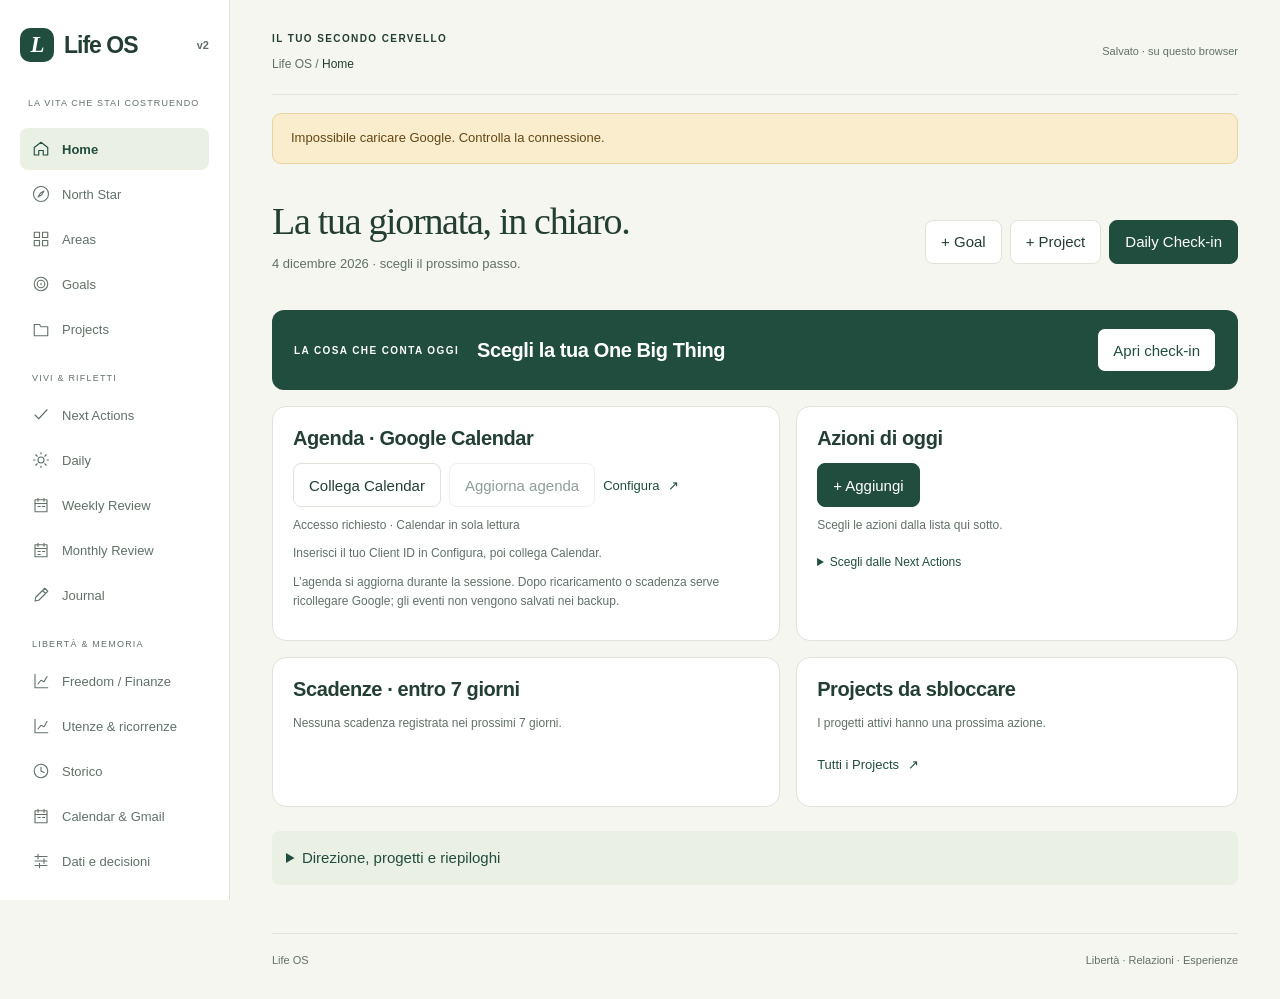
<file: index.html>
<!doctype html><html lang="it"><head><meta charset="utf-8"><meta name="viewport" content="width=device-width,initial-scale=1"><meta name="theme-color" content="#214d3f"><title>Life OS · Direzione, spazio, libertà</title><link rel="stylesheet" href="styles.css?v=home1"><script type="module" src="app.js?v=home1"></script></head><body><a class="skip" href="#content">Vai al contenuto</a><aside class="sidebar"><a class="brand" href="#home"><span class="logo">L</span> Life OS <span class="version">v2</span></a><p class="nav-caption">LA VITA CHE STAI COSTRUENDO</p><nav id="navigation" aria-label="Sezioni Life OS"></nav><div class="sidebar-bottom"><span class="dot"></span>Locale, personale, tuo.<p>Il tracker raccoglie.<br>Le review danno direzione.</p></div></aside><main><header><div><span class="eyebrow">IL TUO SECONDO CERVELLO</span><p class="breadcrumb">Life OS / <span id="page-name">Home</span></p></div><span id="save-status" role="status">Pronto · solo su questo browser</span></header><div id="notice" class="notice" hidden role="alert"></div><div id="content" tabindex="-1"></div><footer>Life OS <span>Libertà · Relazioni · Esperienze</span></footer></main><dialog id="editor"><form id="editor-form"><div class="dialog-head"><div><span class="eyebrow" id="editor-kind"></span><h2 id="editor-title"></h2></div><button type="button" id="close-editor" aria-label="Chiudi">×</button></div><div id="editor-fields"></div><p id="form-error" role="alert"></p><div class="dialog-actions"><button type="button" id="cancel-editor">Annulla</button><button type="submit" class="primary">Salva</button></div></form></dialog><input id="backup-file" type="file" accept=".json,application/json" hidden></body></html>
</file>
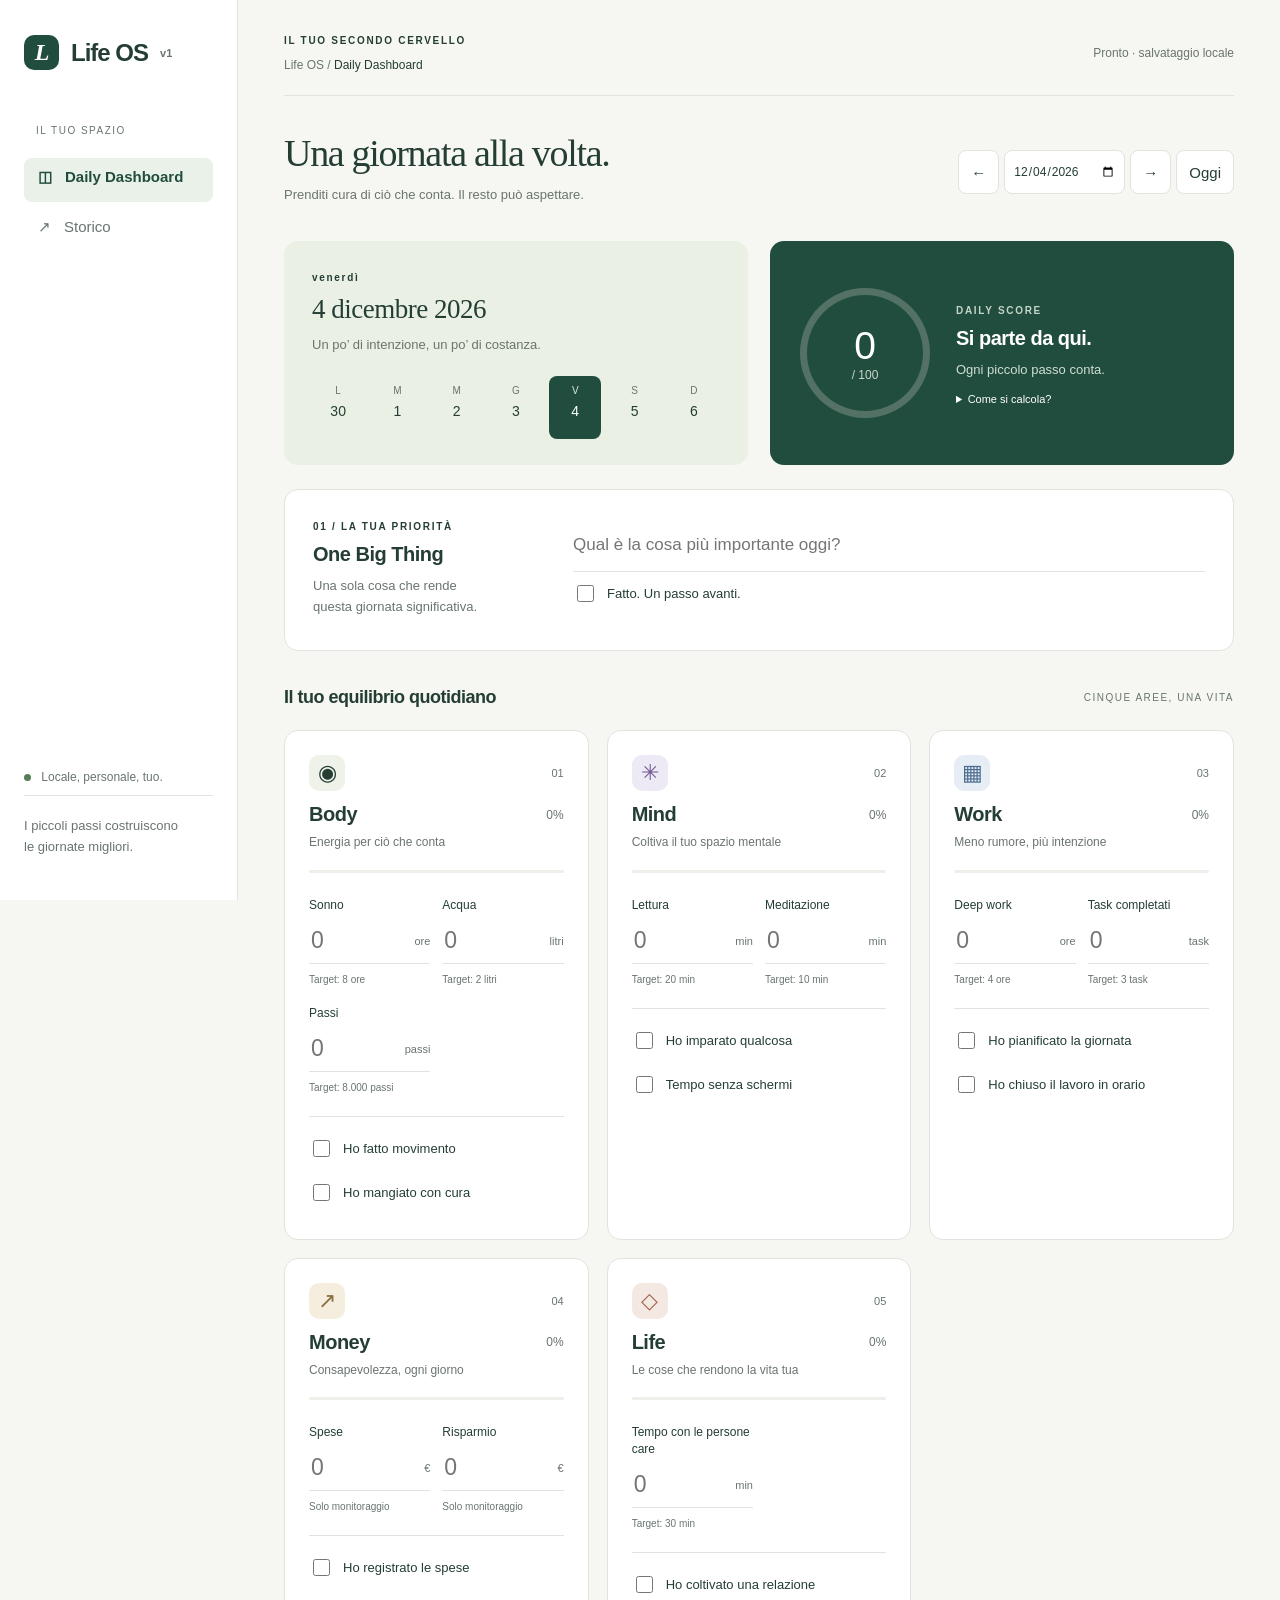
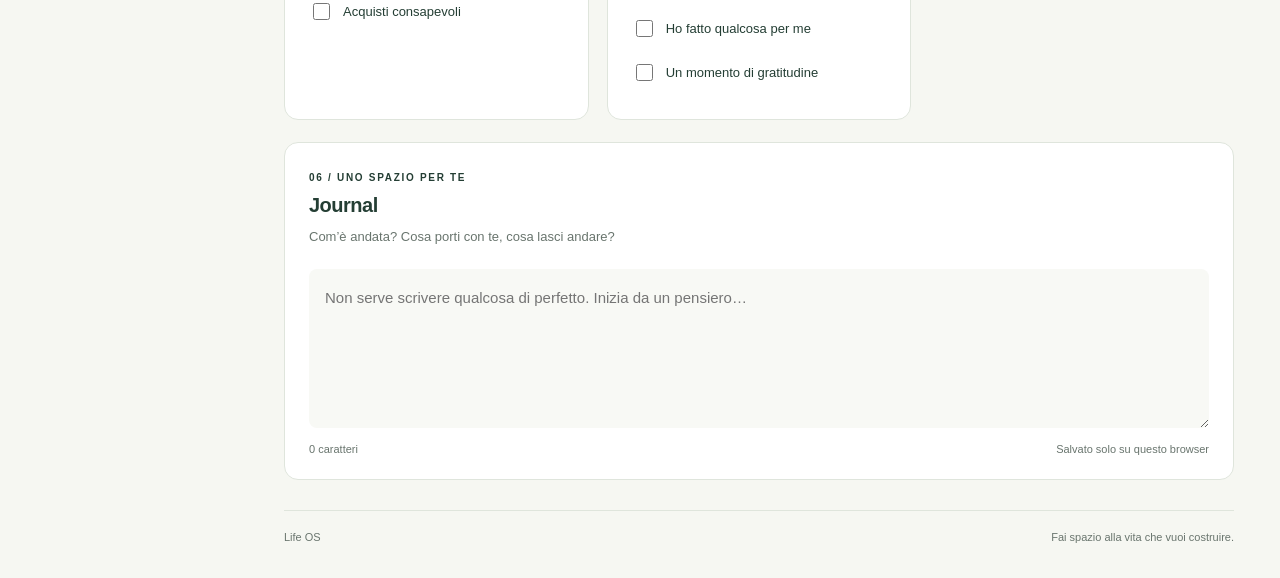
<file: legacy-index.html>
<!doctype html>
<html lang="it"><head><meta charset="UTF-8"><meta name="viewport" content="width=device-width, initial-scale=1"><meta name="theme-color" content="#214d3f"><title>Life OS — Il tuo spazio quotidiano</title><link rel="stylesheet" href="legacy-styles.css"><script src="legacy-app.js" type="module"></script></head>
<body><a class="skip" href="#main">Vai alla dashboard</a><aside class="sidebar"><a class="brand" href="./"><span class="logo">L</span>Life OS<span class="version">v1</span></a><div class="nav-caption">IL TUO SPAZIO</div><nav><button id="daily-nav" class="nav active">◫ <span>Daily Dashboard</span></button><button id="history-nav" class="nav">↗ <span>Storico</span></button></nav><div class="sidebar-bottom"><span class="dot"></span> Locale, personale, tuo.<p>I piccoli passi costruiscono<br>le giornate migliori.</p></div></aside>
<main id="main"><header><div><span class="eyebrow">IL TUO SECONDO CERVELLO</span><p class="breadcrumb">Life OS / <span id="page-name">Daily Dashboard</span></p></div><span id="save-status" role="status">Pronto · salvataggio locale</span></header>
<section id="daily-view"><div class="heading"><div><h1>Una giornata alla volta.</h1><p>Prenditi cura di ciò che conta. Il resto può aspettare.</p></div><div class="date-nav"><button id="previous" aria-label="Giorno precedente">←</button><input id="date" type="date" aria-label="Data della dashboard"><button id="next" aria-label="Giorno successivo">→</button><button id="today">Oggi</button></div></div><div class="overview"><div class="day-intro"><span class="eyebrow" id="weekday"></span><h2 id="date-title"></h2><p>Un po’ di intenzione, un po’ di costanza.</p><div id="week-strip" class="week-strip" aria-label="Navigazione settimana"></div></div><div class="score-card"><div class="score-ring" id="score-ring"><strong id="score">0</strong><span>/ 100</span></div><div><span class="eyebrow">DAILY SCORE</span><h2 id="score-message">Si parte da qui.</h2><p>Ogni piccolo passo conta.</p><details><summary>Come si calcola?</summary><p>Media delle 5 aree, ciascuna vale 20 punti. Le metriche crescono fino al target; ogni abitudine spuntata vale il 100%. One Big Thing e Journal non influenzano lo score.</p></details></div></div></div>
<section class="focus-card"><div class="focus-label"><span class="eyebrow">01 / LA TUA PRIORITÀ</span><h2>One Big Thing</h2><p>Una sola cosa che rende<br>questa giornata significativa.</p></div><div class="focus-content"><label for="big-thing" class="sr-only">La priorità del giorno</label><input id="big-thing" placeholder="Qual è la cosa più importante oggi?" maxlength="300"><label class="check"><input id="big-done" type="checkbox"> <span>Fatto. Un passo avanti.</span></label></div></section>
<div class="section-title"><h2>Il tuo equilibrio quotidiano</h2><span>CINQUE AREE, UNA VITA</span></div><div id="areas" class="areas"></div><section class="journal card"><div><span class="eyebrow">06 / UNO SPAZIO PER TE</span><h2>Journal</h2><p>Com’è andata? Cosa porti con te, cosa lasci andare?</p></div><label for="journal" class="sr-only">Diario del giorno</label><textarea id="journal" rows="5" placeholder="Non serve scrivere qualcosa di perfetto. Inizia da un pensiero…"></textarea><div class="journal-footer"><span id="journal-count">0 caratteri</span><span>Salvato solo su questo browser</span></div></section></section>
<section id="history-view" hidden><div class="heading"><div><h1>Il percorso, giorno per giorno.</h1><p>Ritrova le tue giornate e osserva i tuoi progressi.</p></div><button id="export">Esporta backup JSON</button></div><div class="card"><div class="history-summary" id="history-summary"></div><div id="history-list"></div></div></section><footer>Life OS <span>Fai spazio alla vita che vuoi costruire.</span></footer></main></body></html>
</file>
<file: styles.css>
:root{--ink:#233e33;--muted:#627168;--green:#214d3f;--paper:#f5f6f0;--line:#dee4d9;--soft:#eaf0e3;--accent:#c0d29e;--white:#fff;font-family:Inter,-apple-system,BlinkMacSystemFont,'Segoe UI',sans-serif;color:var(--ink);background:var(--paper);font-size:15px}*{box-sizing:border-box}body{margin:0}button,input,textarea,select{font:inherit;color:var(--ink)}button{cursor:pointer;background:var(--white);border:1px solid var(--line);border-radius:8px;min-height:44px;padding:10px 15px;transition:background .15s}button:hover{background:var(--soft)}button:focus-visible,a:focus-visible,input:focus-visible,select:focus-visible,textarea:focus-visible,summary:focus-visible{outline:2px solid var(--green);outline-offset:3px}a{color:inherit;text-decoration:none}.primary{background:var(--green);color:white;border-color:var(--green)}.primary:hover{background:#32634f}.text-button{border:0;background:transparent;padding:8px 0;text-align:left;font-size:13px;color:var(--green)}.text-button span{margin-left:5px}button:disabled{opacity:.5;cursor:default}[hidden]{display:none!important}.sidebar{width:230px;height:100vh;position:fixed;background:var(--white);border-right:1px solid var(--line);padding:28px 20px;display:flex;flex-direction:column;overflow-y:auto}.brand{display:flex;gap:10px;align-items:center;font-size:23px;font-weight:650;letter-spacing:-1px}.logo{background:var(--green);color:white;width:34px;height:34px;display:grid;place-items:center;border-radius:10px;font-family:Georgia;font-style:italic}.version{font-size:11px;color:var(--muted);letter-spacing:0;margin-left:auto}.nav-caption{font-size:9px;letter-spacing:1.1px;color:var(--muted);margin:34px 8px 14px}.nav{display:flex;align-items:center;gap:12px;border-radius:8px;min-height:42px;padding:10px 12px;margin:3px 0;color:var(--muted);font-size:13px}.nav svg{width:18px;height:18px;flex-shrink:0}.nav:hover{background:#f4f6ef}.nav.active{background:var(--soft);color:var(--green);font-weight:600}.nav-divider{font-size:9px;letter-spacing:1.2px;padding:20px 12px 8px;color:var(--muted)}.sidebar-bottom{margin-top:auto;padding-top:25px;font-size:11px;color:var(--muted);line-height:1.8}.sidebar-bottom p{font-size:11px;border-top:1px solid var(--line);padding-top:14px}.dot{display:inline-block;width:7px;height:7px;background:#658150;border-radius:50%;margin-right:7px}main{margin-left:230px;max-width:1740px;padding:28px 42px}header{display:flex;justify-content:space-between;align-items:center;padding-bottom:20px;border-bottom:1px solid var(--line);gap:22px}.eyebrow{font-size:10px;letter-spacing:1.4px;font-weight:650}.breadcrumb{font-size:12px;color:var(--muted);margin:9px 0 0}.breadcrumb span{color:var(--ink)}#save-status{font-size:11px;color:var(--muted);text-align:right;max-width:390px}.heading{display:flex;justify-content:space-between;align-items:center;gap:24px;margin:35px 0 26px}.heading>div:first-child{min-width:0}.toolbar{display:flex;align-items:center;gap:8px;flex-wrap:wrap}h1{font-family:Georgia,serif;font-weight:400;font-size:38px;letter-spacing:-1.3px;margin:0 0 10px;text-wrap:balance}p{color:var(--muted);line-height:1.7;margin:9px 0;font-size:13px}h2{font-size:20px;font-weight:550;letter-spacing:-.4px;margin:0 0 13px}h3{font-size:14px;font-weight:600;margin-top:24px}.hint{font-size:12px;color:var(--muted);line-height:1.6}.notice{background:#f9edce;color:#644713;border:1px solid #e9d4a0;border-radius:9px;padding:14px 18px;font-size:13px;line-height:1.6;margin-top:18px}.card{background:var(--white);border:1px solid var(--line);border-radius:14px;padding:25px;margin-bottom:20px;min-width:0}.vision-banner{border-radius:14px;background:var(--green);padding:28px 32px;color:white;display:flex;justify-content:space-between;align-items:center;gap:32px;margin-bottom:24px}.vision-banner h2{font-family:Georgia,serif;font-size:27px;font-weight:400;line-height:1.4;max-width:900px;margin:12px 0;letter-spacing:-.5px}.vision-banner p,.vision-banner .eyebrow{color:#dce6d4}.vision-banner>.text-button{color:#e3eddb;white-space:nowrap}.home-kpis{display:grid;grid-template-columns:repeat(4,minmax(0,1fr));gap:16px;margin-bottom:25px}.kpi{padding:20px 22px;border:1px solid var(--line);border-radius:11px;background:white;display:flex;flex-direction:column;gap:9px;min-width:0}.kpi .eyebrow{font-size:9px;color:var(--muted)}.kpi strong{font-size:29px;font-weight:500;letter-spacing:-1px}.kpi small{font-size:11px;color:var(--muted);line-height:1.5}.home-grid,.entity-grid,.review-grid{display:grid;grid-template-columns:repeat(2,minmax(0,1fr));gap:20px}.home-grid>.card,.entity-grid>.card,.review-grid>.card{margin:0}.home-grid{margin-bottom:20px}.compact-entity{width:100%;border:0;border-radius:0;border-bottom:1px solid var(--line);background:transparent;display:flex;align-items:center;justify-content:space-between;gap:16px;text-align:left;padding:16px 0}.compact-entity strong{font-weight:550;font-size:14px}.compact-entity small{display:block;color:var(--muted);font-size:11px;margin-top:7px;line-height:1.5}.compact-entity>span{font-size:13px;white-space:nowrap}.priorities{padding-left:25px}.priorities li{padding:8px 0 8px 8px}.priorities li::marker{color:#7b8a6d;font-size:16px}.priorities .field{margin:0}.priorities .field>span{position:absolute;width:1px;height:1px;overflow:hidden;clip:rect(0,0,0,0)}.today-grid{display:grid;grid-template-columns:repeat(4,minmax(0,1fr));gap:8px}.today-grid .kpi{border:0;background:var(--paper);padding:12px}.today-grid .kpi strong{font-size:18px}.today-focus{border-top:1px solid var(--line);margin-top:20px;padding-top:20px}.review-links{display:flex;flex-direction:column;align-items:flex-start;gap:9px;margin-top:20px}.form-grid{display:grid;grid-template-columns:repeat(2,minmax(0,1fr));gap:16px}.field{display:flex;flex-direction:column;gap:8px;min-width:0;margin:12px 0}.form-grid>.field{margin:0}.field>span{font-size:12px;line-height:1.5;font-weight:500}.field input,.field textarea,.field select{width:100%;min-height:44px;padding:10px 12px;background:#fafbf7;border:1px solid var(--line);border-radius:7px;min-width:0;line-height:1.5}.field textarea{resize:vertical}.field-error{color:#9d351d;font-size:11px;min-height:0}.field input:invalid:not(:placeholder-shown){border-color:#b76c54}.wide{grid-column:1/-1}.check{display:flex;align-items:center;gap:11px;min-height:44px;font-size:13px;cursor:pointer;margin:8px 0}.check input{width:18px;height:18px;accent-color:var(--green);flex-shrink:0}.check small{display:block;color:var(--muted);font-size:11px;font-weight:400;margin-top:5px;line-height:1.6}.check strong{font-weight:500}.check:has(input:checked)>span{color:var(--muted)}.area-grid{display:grid;grid-template-columns:repeat(4,minmax(0,1fr));gap:18px}.area-grid .card{margin:0}.area-score{font-size:32px;font-weight:450;margin:22px 0}.area-score span{font-size:11px;color:var(--muted);margin-left:9px}.area-links{display:flex;gap:15px;border-top:1px solid var(--line);margin-top:20px;padding:12px 0}.area-grid p{min-height:45px}.filter-bar{display:flex;justify-content:space-between;gap:20px;margin-bottom:22px}.filter-bar label{display:flex;gap:10px;align-items:center;font-size:12px}.filter-bar input,.filter-bar select{min-height:44px;border:1px solid var(--line);border-radius:8px;background:white;padding:9px 12px;min-width:0}.entity-top{display:flex;justify-content:space-between;align-items:center;gap:15px;margin-bottom:20px}.pill{font-size:10px;letter-spacing:.5px;padding:7px 10px;border-radius:6px;background:#f0f1eb;color:var(--muted);display:inline-block;line-height:1.4}.pill.green{background:var(--soft);color:var(--green)}.entity-progress{display:flex;justify-content:space-between;font-size:12px;margin:24px 0 8px;color:var(--muted)}.entity-progress strong{font-weight:500;color:var(--ink)}progress{width:100%;height:6px;appearance:none;border:0;display:block;border-radius:4px;overflow:hidden;background:#edf0e8}progress::-webkit-progress-bar{background:#edf0e8}progress::-webkit-progress-value{background:#809772}progress::-moz-progress-bar{background:#809772}.deadline{font-size:11px;margin-top:12px}.next-action{background:#f5f7f0;border-radius:8px;padding:16px;margin:20px 0}.next-action .eyebrow{font-size:9px}.next-action p{color:var(--ink);margin:10px 0 0}.entity-buttons{display:flex;align-items:center;gap:10px;margin-top:20px;flex-wrap:wrap}.entity-buttons .text-button{margin-left:auto}details{font-size:12px;line-height:1.7}summary{cursor:pointer;min-height:32px;padding:8px 0;color:var(--green)}dl{font-size:13px;line-height:1.7}dt{font-weight:600;margin-top:18px}dd{margin:7px 0;color:var(--muted);white-space:pre-wrap;overflow-wrap:anywhere}.review-text{font:12px/1.7 inherit;white-space:pre-wrap;overflow-wrap:anywhere;background:#f7f8f3;padding:12px}.revisions{border-top:1px solid var(--line);margin-top:20px}.readable{white-space:normal;overflow-wrap:anywhere;line-height:1.9;color:var(--muted);font-size:13px}.principles{padding-left:20px;font-size:13px;color:var(--muted);line-height:2.5}.empty{border:1px dashed var(--line);padding:24px;border-radius:8px;color:var(--muted);font-size:13px;line-height:1.7}.action-row{display:flex;align-items:center;justify-content:space-between;gap:18px;padding:13px 0;border-bottom:1px solid var(--line)}.action-row>div{display:flex;gap:15px;flex-shrink:0}.date-nav{display:flex;gap:5px;align-items:center;flex-wrap:wrap}.date-nav button{padding:9px 12px}.date-nav input{border:1px solid var(--line);background:white;min-height:44px;padding:8px;border-radius:8px;color:var(--ink);font-size:12px;max-width:180px}.day-top{background:var(--soft);border-radius:14px;padding:25px 30px;display:grid;grid-template-columns:1fr 1fr;gap:60px;margin-bottom:24px}.day-top h2{font-family:Georgia,serif;font-size:25px;font-weight:400;margin-top:12px}.week-strip{display:flex;gap:5px;margin-top:18px}.week-strip button{border:0;background:transparent;flex:1;padding:8px 4px;display:grid;justify-items:center;gap:6px}.week-strip span{font-size:10px;color:var(--muted)}.week-strip strong{font-size:14px;font-weight:500}.week-strip .selected{background:var(--green);color:white}.week-strip .selected span{color:#e2eadb}.daily-score{display:flex;flex-direction:column;justify-content:center;border-left:1px solid #ced9c4;padding-left:40px}.daily-score strong{font-size:42px;font-weight:450;margin:15px 0 4px}.daily-score p{font-size:12px}.focus-card{display:grid;grid-template-columns:220px 1fr;gap:30px;align-items:start}.focus-card h2{margin-top:12px}.daily-grid{display:grid;grid-template-columns:repeat(3,minmax(0,1fr));gap:18px;margin-bottom:20px}.daily-grid .card{margin:0}.daily-grid .field>span{font-size:12px}.daily-grid input[type=number]{font-size:22px;background:transparent}.stats-head{display:flex;justify-content:space-between;align-items:center;gap:20px}.stats-head h2{margin:0}.stats-grid{display:grid;grid-template-columns:repeat(4,minmax(0,1fr));gap:14px;margin:25px 0 0}.stat{display:flex;flex-direction:column;gap:8px;padding:14px;background:#f7f8f3;border-radius:8px}.stat>span{font-size:11px}.stat>strong{font-size:22px;font-weight:450;letter-spacing:-.5px}.stat small{font-size:10px;color:var(--muted);font-weight:400;letter-spacing:0;line-height:1.5}.review-grid{margin-bottom:20px}.table-wrap{overflow-x:auto}table{width:100%;border-collapse:collapse;font-size:13px;text-align:left;margin:15px 0 25px}th{font-size:11px;font-weight:500;color:var(--muted);padding:14px 10px}td{border-top:1px solid var(--line);padding:7px 10px}td:first-child{width:45%}td .field{margin:0}td .field>span{position:absolute;width:1px;height:1px;overflow:hidden;clip:rect(0,0,0,0)}td input{max-width:120px}td select{min-width:140px}.money-summary{display:grid;grid-template-columns:repeat(3,minmax(0,1fr));gap:15px;margin:25px 0}.money-summary .kpi{background:#f5f7f0;border:0}.freedom-dimensions{display:grid;grid-template-columns:repeat(4,1fr);gap:20px}.journal-list{max-width:1000px}.journal-preview{white-space:pre-wrap;overflow-wrap:anywhere}.timeline-row{display:grid;grid-template-columns:200px 1fr auto;width:100%;text-align:left;gap:25px;align-items:center;border:0;border-bottom:1px solid var(--line);border-radius:0;padding:18px 0;background:transparent}.timeline-row span{font-size:12px}.timeline-row small{display:block;color:var(--muted);margin-top:5px}.timeline-row strong{font-weight:500;font-size:14px}.legacy-frame{border:1px solid var(--line);width:100%;height:1000px;border-radius:14px;background:white;margin-top:20px}footer{display:flex;justify-content:space-between;color:var(--muted);font-size:11px;margin:30px 0 5px;padding-top:20px;border-top:1px solid var(--line)}dialog{border:1px solid var(--line);border-radius:16px;padding:0;max-width:780px;width:calc(100% - 40px);max-height:90vh;color:var(--ink);background:var(--paper)}dialog::backdrop{background:#172d2370;backdrop-filter:blur(2px)}#editor-form{padding:28px}.dialog-head{display:flex;justify-content:space-between;align-items:center;gap:25px;margin-bottom:25px}.dialog-head h2{font-family:Georgia;font-size:26px;font-weight:400;margin:8px 0 0}.dialog-head>button{font-size:24px;border:0;background:transparent}.dialog-actions{display:flex;justify-content:flex-end;gap:10px;margin-top:25px;padding-top:18px;border-top:1px solid var(--line)}#form-error{color:#9d351d}.sr-only{position:absolute;width:1px;height:1px;overflow:hidden;clip:rect(0,0,0,0)}.skip{position:fixed;left:10px;top:-100px;background:white;padding:15px;z-index:10}.skip:focus{top:10px}#content:focus{outline:none}@media(min-width:1650px){.daily-grid{grid-template-columns:repeat(5,minmax(0,1fr))}}@media(max-width:1250px){main{padding:25px}.heading{flex-wrap:wrap}.area-grid{grid-template-columns:repeat(2,minmax(0,1fr))}.home-kpis{grid-template-columns:repeat(2,minmax(0,1fr))}.daily-grid{grid-template-columns:repeat(2,minmax(0,1fr))}.stats-grid{grid-template-columns:repeat(3,minmax(0,1fr))}.today-grid{grid-template-columns:repeat(2,minmax(0,1fr))}.vision-banner h2{font-size:24px}}@media(max-width:900px){.sidebar{width:190px;padding:25px 12px}.nav-caption{font-size:8px}.brand{font-size:20px}.nav{font-size:12px}.nav svg{width:16px}.nav-divider{font-size:8px}main{margin-left:190px;padding:22px}.home-grid,.entity-grid,.review-grid{grid-template-columns:1fr}.home-kpis{gap:12px}.vision-banner{flex-direction:column;align-items:flex-start;gap:5px}.day-top{gap:20px}.daily-score{padding-left:22px}.daily-score .eyebrow{font-size:9px}.focus-card{grid-template-columns:1fr}.stats-grid{grid-template-columns:repeat(2,minmax(0,1fr))}.freedom-dimensions{grid-template-columns:repeat(2,1fr)}.timeline-row{grid-template-columns:150px 1fr auto}}@media(max-width:650px){.sidebar{position:static;width:auto;height:auto;padding:15px 18px;overflow:visible;border-right:0;border-bottom:1px solid var(--line)}.brand{font-size:22px}.version{margin-left:0}.nav-caption,.sidebar-bottom,.nav-divider{display:none}#navigation{display:flex;overflow-x:auto;gap:5px;padding-top:14px;padding-bottom:5px}.nav{margin:0;flex-shrink:0;min-height:44px;padding:9px 12px;white-space:nowrap}.nav svg{display:none}main{margin-left:0;padding:20px}h1{font-size:32px}.heading{margin:25px 0;gap:15px}.heading .toolbar{width:100%}header{gap:20px}.eyebrow{font-size:9px}#save-status{font-size:10px;max-width:150px}.vision-banner{padding:24px}.vision-banner h2{font-size:25px}.card{padding:22px}.home-kpis .kpi{padding:18px}.home-kpis .kpi strong{font-size:27px}.day-top{grid-template-columns:1fr;padding:23px;gap:25px}.daily-score{border-left:0;border-top:1px solid #ced9c4;padding:20px 0 0}.daily-score strong{font-size:35px}.daily-grid{grid-template-columns:1fr}.form-grid{grid-template-columns:1fr}.wide{grid-column:auto}.filter-bar{flex-direction:column;gap:12px}.filter-bar label{justify-content:space-between}.filter-bar input,.filter-bar select{width:75%}.money-summary{grid-template-columns:1fr}.money-summary .kpi{padding:16px;display:grid;grid-template-columns:1fr auto}.money-summary .kpi small{grid-column:1/-1}.money-summary .kpi strong{font-size:25px}.action-row{flex-direction:column;align-items:flex-start;gap:0}.action-row>div{margin-left:29px}.timeline-row{grid-template-columns:1fr auto;gap:12px}.timeline-row>strong{grid-column:1/-1;grid-row:2}.table-wrap table{min-width:420px}.date-nav input{flex:1;max-width:none;min-width:130px}.date-nav{width:100%}.area-grid{grid-template-columns:1fr 1fr}.area-grid .card{padding:18px}.area-grid h2{font-size:18px}.area-grid .area-links{flex-wrap:wrap;gap:0}.area-grid p{min-height:0}dialog{width:calc(100% - 20px);max-height:94vh}#editor-form{padding:22px}.entity-top{flex-wrap:wrap}.legacy-frame{height:1100px}footer span{text-align:right;max-width:200px}}@media(max-width:360px){.area-grid{grid-template-columns:1fr}.home-kpis{grid-template-columns:1fr}.stats-grid{grid-template-columns:1fr}}@media(prefers-reduced-motion:reduce){*{transition:none!important;scroll-behavior:auto!important}}

.readable h3{color:var(--ink);font-size:18px;margin:30px 0 10px}.readable hr{border:0;border-top:1px solid var(--line);margin:24px 0}.readable blockquote{border-left:3px solid #a0b48e;padding-left:15px;margin:15px 0;color:var(--ink)}

.small-stats{grid-template-columns:repeat(2,minmax(0,1fr));margin-top:0}.money-summary{grid-template-columns:repeat(2,minmax(0,1fr))}@media(max-width:650px){.money-summary{grid-template-columns:1fr}}
.google-item{padding:16px 0;border-bottom:1px solid var(--border,#ddd);overflow-wrap:anywhere}.google-item p{margin:6px 0;font-size:14px}.google-item .toolbar{margin-top:10px}

/* Daily: compact forms, readable labels and comfortable touch targets. */
#content:has(.daily-grid) .heading{margin:20px 0 16px;gap:16px}
#content:has(.daily-grid) .heading h1{font-size:28px}
#content:has(.daily-grid) .heading p{margin:6px 0 0}
#content:has(.daily-grid) .day-top{padding:14px 18px;gap:24px;margin-bottom:14px;grid-template-columns:minmax(0,1fr) minmax(180px,.55fr)}
#content:has(.daily-grid) .day-top h2{font-size:21px;margin:5px 0 10px}
#content:has(.daily-grid) .week-strip{gap:8px}
#content:has(.daily-grid) .week-strip button{min-height:44px;padding:5px 10px}
#content:has(.daily-grid) .daily-score{padding-left:20px;display:grid;grid-template-columns:1fr auto;gap:4px 12px;align-content:center}
#content:has(.daily-grid) .daily-score strong{font-size:28px;margin:0;grid-column:2;grid-row:1/3}
#content:has(.daily-grid) .daily-score p{margin:0;line-height:1.4}
#content:has(.daily-grid) .daily-score .text-button{padding:0;min-height:32px}
#content:has(.daily-grid) .card{padding:16px 18px;margin-bottom:14px;border-radius:10px}
#content:has(.daily-grid) .card h2{font-size:17px;margin:0 0 6px}
#content:has(.daily-grid) .hint{margin:0 0 10px;font-size:12px;line-height:1.4}
#content:has(.daily-grid) .focus-card{gap:18px}
#content:has(.daily-grid) .focus-content .form-grid{grid-template-columns:minmax(0,2fr) auto minmax(140px,1fr);align-items:end;gap:12px}
#content:has(.daily-grid) .field{gap:4px;margin:0}
#content:has(.daily-grid) .field input,#content:has(.daily-grid) .field select{font-size:15px;min-height:40px;padding:7px 10px}
#content:has(.daily-grid) .field textarea{min-height:64px;height:64px;padding:8px 10px;font-size:14px}
#content:has(.daily-grid) .field-error:empty{display:none}
#content:has(.daily-grid) .check{margin:0;min-height:40px;gap:8px}
#content:has(.daily-grid) .daily-grid{grid-template-columns:repeat(3,minmax(0,1fr));gap:12px;margin-bottom:14px;align-items:start}
#content:has(.daily-grid) .daily-grid .card{display:grid;grid-template-columns:repeat(2,minmax(0,1fr));gap:10px 12px;margin:0;align-content:start}
#content:has(.daily-grid) .daily-grid .card>h2,#content:has(.daily-grid) .daily-grid .card>.hint,#content:has(.daily-grid) .daily-grid .card>.wide{grid-column:1/-1;margin:0}
#content:has(.daily-grid) .form-grid{gap:12px}
#content:has(.daily-grid) .form-grid>.wide{grid-column:auto}
@media(min-width:1800px){#content:has(.daily-grid) .daily-grid{grid-template-columns:repeat(5,minmax(0,1fr))}}
@media(max-width:1150px){#content:has(.daily-grid) .daily-grid{grid-template-columns:repeat(2,minmax(0,1fr))}}
@media(max-width:700px){
#content:has(.daily-grid) .heading h1{font-size:25px}
#content:has(.daily-grid) .day-top{grid-template-columns:1fr;gap:12px;padding:14px}
#content:has(.daily-grid) .daily-score{border-left:0;border-top:1px solid #ced9c4;padding:10px 0 0}
#content:has(.daily-grid) .daily-grid{grid-template-columns:1fr}
#content:has(.daily-grid) .focus-content .form-grid{grid-template-columns:1fr 1fr}
#content:has(.daily-grid) .focus-content .form-grid>.field:first-child{grid-column:1/-1}
#content:has(.daily-grid) .field input,#content:has(.daily-grid) .field select,#content:has(.daily-grid) .check{min-height:44px}
#content:has(.daily-grid) .form-grid>.wide{grid-column:1/-1}
}

.ops-home{margin-bottom:24px}.ops-focus{padding:18px 22px;background:var(--green);color:white;border-radius:12px;display:flex;align-items:center;gap:18px;flex-wrap:wrap;margin-bottom:16px}.ops-focus h2{flex:1;margin:0;font-size:20px}.ops-focus .primary{background:white;color:var(--green)}.ops-grid{display:grid;grid-template-columns:minmax(0,1.15fr) minmax(0,1fr);gap:16px}.ops-grid>.card{padding:20px;margin:0}.agenda-event{display:grid;grid-template-columns:145px 1fr;gap:5px 14px;padding:13px 0;border-bottom:1px solid var(--line)}.agenda-event time,.agenda-event small,.agenda-event a{font-size:12px;color:var(--muted)}.agenda-event small,.agenda-event a{grid-column:2}.ops-due{display:flex;align-items:center;justify-content:space-between;gap:14px;padding:12px 0;border-bottom:1px solid var(--line)}.ops-due small{display:block;color:var(--muted);margin-top:6px}.home-background>summary{font-size:15px;padding:14px;background:var(--soft);border-radius:8px;margin-bottom:18px}.ops-grid h3{margin-top:18px}@media(max-width:900px){.ops-grid{grid-template-columns:1fr}}@media(max-width:500px){.agenda-event{grid-template-columns:1fr}.agenda-event small,.agenda-event a{grid-column:1}.ops-focus{align-items:flex-start;flex-direction:column}.ops-due{align-items:flex-start}}
</file>
<file: legacy-styles.css>
:root{--ink:#243e34;--muted:#69756e;--green:#214d3f;--paper:#f6f7f2;--line:#dfe5dc;--score:0%;font-family:Inter,-apple-system,BlinkMacSystemFont,'Segoe UI',sans-serif;color:var(--ink);background:var(--paper);font-size:15px}*{box-sizing:border-box}body{margin:0}button,input,textarea{font:inherit}button,a,input,textarea{outline-offset:4px}button:focus-visible,a:focus-visible,input:focus-visible,textarea:focus-visible,summary:focus-visible{outline:2px solid var(--green)}button{cursor:pointer;background:white;border:1px solid var(--line);border-radius:8px;min-height:44px;color:var(--ink);padding:10px 14px;transition:background .15s}button:hover{background:#edf2e9}a{color:inherit;text-decoration:none}[hidden]{display:none!important}.sidebar{width:238px;height:100vh;position:fixed;background:#fff;border-right:1px solid var(--line);padding:35px 24px;display:flex;flex-direction:column}.brand{display:flex;gap:12px;align-items:center;font-size:24px;font-weight:650;letter-spacing:-1px}.logo{background:var(--green);color:#fff;width:35px;height:35px;display:grid;place-items:center;border-radius:10px;font-family:Georgia;font-style:italic}.version{font-size:11px;color:var(--muted);letter-spacing:0}.nav-caption{font-size:10px;letter-spacing:1.5px;color:var(--muted);margin:55px 12px 16px}.nav{width:100%;display:flex;gap:13px;text-align:left;margin:6px 0;border:0;background:transparent;color:var(--muted)}.nav.active{background:#eaf1e8;color:var(--green);font-weight:600}.sidebar-bottom{margin-top:auto;font-size:12px;color:var(--muted);line-height:1.8}.sidebar-bottom p{border-top:1px solid var(--line);padding-top:20px}.dot{display:inline-block;width:7px;height:7px;background:#567d57;border-radius:50%;margin-right:7px}main{margin-left:238px;max-width:1640px;padding:30px 46px}header{display:flex;justify-content:space-between;align-items:center;padding-bottom:20px;border-bottom:1px solid var(--line);gap:20px}.eyebrow{font-size:10px;letter-spacing:1.7px;font-weight:650}.breadcrumb{font-size:12px;color:var(--muted);margin:9px 0 0}.breadcrumb span{color:var(--ink)}#save-status{font-size:12px;color:var(--muted)}.heading{display:flex;justify-content:space-between;align-items:center;gap:20px;margin:35px 0 28px}h1{font-family:Georgia,serif;font-weight:400;font-size:38px;letter-spacing:-1.3px;margin:0 0 10px}p{color:var(--muted);line-height:1.6;margin:7px 0;font-size:13px}h2{font-size:20px;font-weight:550;letter-spacing:-.5px;margin:10px 0}.date-nav{display:flex;gap:5px;align-items:center}.date-nav button{padding:9px 12px}.date-nav input{border:1px solid var(--line);background:white;min-height:44px;padding:8px;border-radius:8px;color:var(--ink);font-size:12px}.overview{display:grid;grid-template-columns:1fr 1fr;gap:22px;margin-bottom:24px}.day-intro{background:#eaf0e4;border-radius:14px;padding:26px 28px}.day-intro h2{font-family:Georgia,serif;font-size:27px;font-weight:400}.week-strip{display:flex;gap:7px;margin-top:20px}.week-strip button{border:0;background:transparent;flex:1;padding:9px 4px;display:grid;justify-items:center;gap:7px}.week-strip span{font-size:10px;color:var(--muted)}.week-strip strong{font-size:14px;font-weight:500}.week-strip .selected{background:var(--green);color:white}.week-strip .selected span{color:#e2e9df}.week-strip i{width:4px;height:4px;border-radius:50%;background:transparent}.week-strip i.recorded{background:#82a572}.score-card{background:var(--green);color:#fff;border-radius:14px;padding:30px;display:flex;align-items:center;gap:26px}.score-card p{color:#d0ddd3}.score-card .eyebrow{color:#c4d5c7}.score-ring{flex-shrink:0;width:130px;height:130px;border-radius:50%;background:conic-gradient(#bfd39d var(--score),#537265 0);display:flex;flex-direction:column;align-items:center;justify-content:center;position:relative}.score-ring:before{content:'';position:absolute;inset:7px;border-radius:50%;background:var(--green)}.score-ring strong,.score-ring span{z-index:1}.score-ring strong{font-size:39px;font-weight:450}.score-ring span{font-size:12px;color:#cad7cc}details{font-size:11px;margin-top:12px}summary{cursor:pointer}details p{font-size:12px}.focus-card{background:#fff;border:1px solid var(--line);border-radius:14px;padding:26px 28px;display:flex;gap:35px}.focus-label{min-width:225px}.focus-content{flex:1;align-self:center}.focus-content>input{width:100%;border:0;border-bottom:1px solid var(--line);padding:10px 0 16px;color:var(--ink);background:transparent;font-size:17px}.check{display:flex;align-items:center;gap:10px;font-size:13px;min-height:44px;cursor:pointer}.check input{accent-color:var(--green);width:17px;height:17px;flex-shrink:0}.check:has(input:checked) span{color:var(--muted)}.section-title{display:flex;justify-content:space-between;align-items:center;margin:26px 0 12px}.section-title h2{font-size:18px}.section-title>span{font-size:10px;letter-spacing:1.5px;color:var(--muted)}.areas{display:grid;grid-template-columns:repeat(3,minmax(0,1fr));gap:18px}.card{background:#fff;border:1px solid var(--line);border-radius:14px;padding:24px}.area-heading{display:flex;justify-content:space-between;align-items:center}.area-icon{width:36px;height:36px;background:#eef2e8;display:grid;place-items:center;border-radius:10px;font-size:22px}.mind .area-icon{background:#eeeaf5;color:#725b93}.work .area-icon{background:#e6edf5;color:#4d6d90}.money .area-icon{background:#f5edde;color:#8b7041}.life .area-icon{background:#f4e8e2;color:#a26950}.area-number{font-size:11px;color:var(--muted)}.area-title{display:flex;align-items:center;justify-content:space-between;margin-top:12px}.area-title span{font-size:12px;color:var(--muted)}.area-title h2{margin:0}.area>p{font-size:12px}.progress{height:3px;background:#edf0e9;border-radius:5px;margin:17px 0 22px;overflow:hidden}.progress span{display:block;height:100%;background:#7f9a75;transition:width .2s}.metrics{display:grid;grid-template-columns:repeat(2,minmax(0,1fr));gap:17px 12px}.metric>span{font-size:12px}.metric div{display:flex;border-bottom:1px solid var(--line);align-items:center;margin:7px 0 5px}.metric input{width:100%;min-width:0;border:0;background:transparent;color:var(--ink);font-size:23px;min-height:44px}.metric div>span{font-size:11px;color:var(--muted);white-space:nowrap}.metric small{font-size:10px;color:var(--muted)}.habits{border-top:1px solid var(--line);margin-top:22px;padding-top:10px}.journal{margin-top:22px}.journal textarea{width:100%;border:0;background:#f8f9f5;border-radius:8px;padding:16px;margin-top:14px;resize:vertical;line-height:1.7;color:var(--ink)}.journal-footer{display:flex;justify-content:space-between;font-size:11px;color:var(--muted);margin-top:12px}footer{display:flex;justify-content:space-between;color:var(--muted);font-size:11px;margin:30px 0 5px;padding-top:20px;border-top:1px solid var(--line)}.history-summary{padding-bottom:20px;font-size:16px}.history-row{display:grid;grid-template-columns:1fr 2fr auto;width:100%;gap:18px;text-align:left;border-radius:0;border-width:0 0 1px;padding:18px 0}.history-row span:nth-child(2){color:var(--muted)}.sr-only{position:absolute;width:1px;height:1px;overflow:hidden;clip:rect(0,0,0,0)}.skip{position:fixed;left:10px;top:-100px;background:white;padding:15px;z-index:10}.skip:focus{top:10px}@media(min-width:1500px){.areas{grid-template-columns:repeat(5,minmax(0,1fr))}.metrics{grid-template-columns:1fr}}@media(max-width:1150px){main{padding:25px}.sidebar{width:200px;padding:30px 18px}main{margin-left:200px}.heading{flex-wrap:wrap}.score-card{padding:22px;gap:16px}.score-ring{width:105px;height:105px}.areas{grid-template-columns:repeat(2,minmax(0,1fr))}}@media(max-width:760px){.sidebar{position:static;width:auto;height:auto;padding:16px 20px;flex-direction:row;justify-content:space-between;align-items:center}.brand{font-size:20px}.nav-caption,.sidebar-bottom{display:none}nav{display:flex;gap:8px}.nav{margin:0;width:auto;min-height:44px;font-size:12px;padding:8px}.nav>span{display:block}main{margin-left:0;padding:20px}header>.eyebrow{display:none}h1{font-size:32px}.heading{margin-top:25px}.overview{grid-template-columns:1fr}.focus-card{flex-direction:column;gap:10px}.focus-label p br{display:none}.focus-content{width:100%}.section-title>span{display:none}.history-row{grid-template-columns:1fr auto}.history-row span:nth-child(2){grid-column:1/-1;grid-row:2}.score-card{min-height:180px}footer span{max-width:210px;text-align:right}}@media(max-width:480px){.areas{grid-template-columns:1fr}.nav{font-size:11px}.brand{gap:7px}.version{display:none}.date-nav{width:100%}.date-nav input{flex:1;min-width:0}.journal-footer{gap:15px}.card{padding:22px}.score-ring{width:112px;height:112px}}@media(prefers-reduced-motion:reduce){*{transition:none!important}}
</file>
